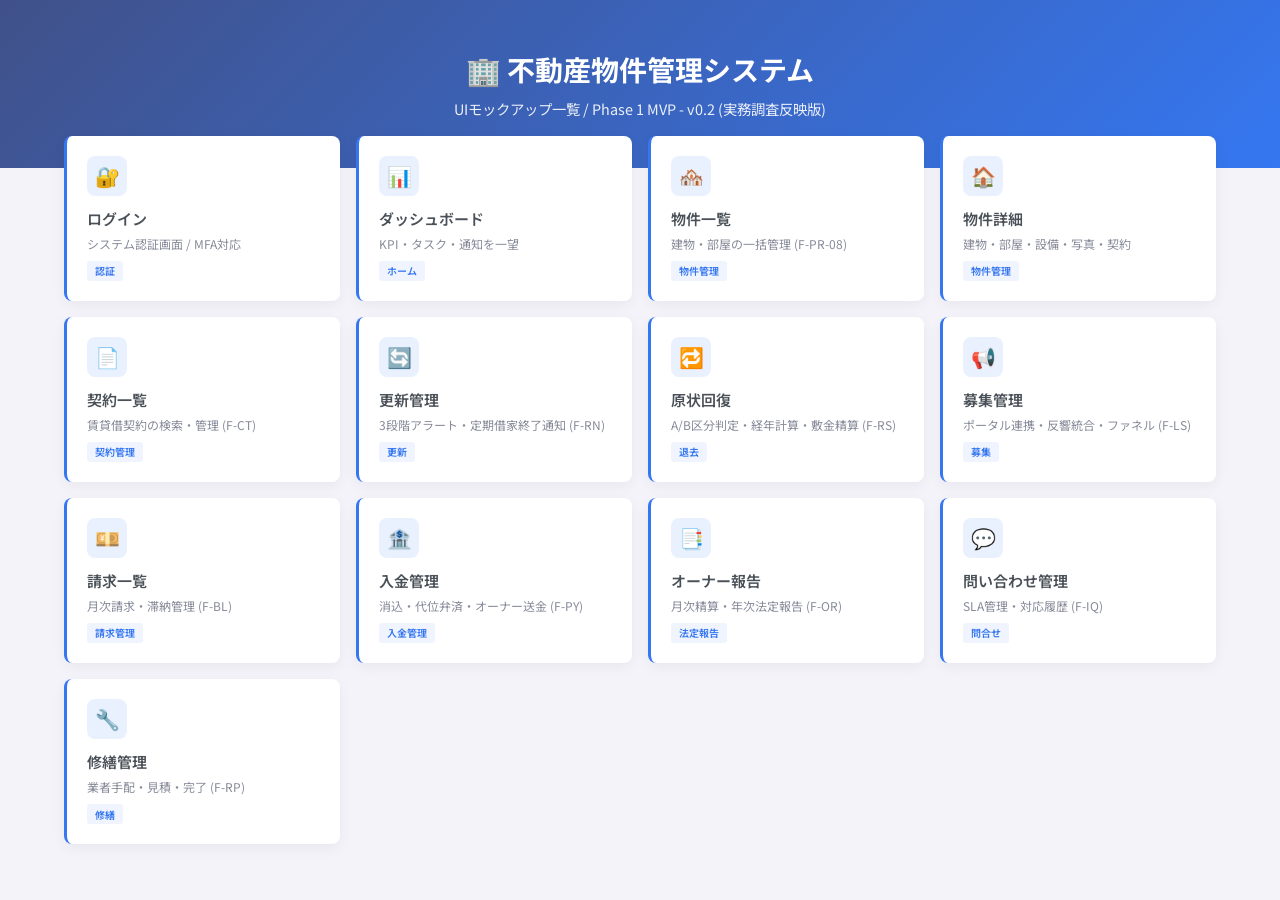
<file: index.html>
<!DOCTYPE html>
<html lang="ja">
<head>
    <meta charset="UTF-8">
    <meta name="viewport" content="width=device-width, initial-scale=1.0">
    <title>不動産物件管理システム - モックアップ一覧</title>
    <link rel="preconnect" href="https://fonts.googleapis.com">
    <link rel="preconnect" href="https://fonts.gstatic.com" crossorigin>
    <link href="https://fonts.googleapis.com/css2?family=Noto+Sans+JP:wght@400;500;600;700&display=swap" rel="stylesheet">
    <link rel="stylesheet" href="assets/css/style.css">
    <style>
        .portal-hero {
            background: linear-gradient(135deg, #405189 0%, #3577f1 100%);
            color: #fff;
            padding: 3rem 2rem;
            text-align: center;
        }
        .portal-hero h1 { font-size: 1.75rem; font-weight: 700; margin-bottom: 0.5rem; }
        .portal-hero p { font-size: 0.9rem; opacity: 0.9; }
        .portal-grid {
            max-width: 1200px;
            margin: -2rem auto 3rem;
            padding: 0 1.5rem;
            display: grid;
            grid-template-columns: repeat(auto-fill, minmax(260px, 1fr));
            gap: 1rem;
        }
        .portal-link {
            display: block;
            background: #fff;
            padding: 1.25rem;
            border-radius: 8px;
            box-shadow: 0 4px 14px rgba(0,0,0,0.05);
            border-left: 3px solid var(--vz-primary);
            text-decoration: none;
            color: inherit;
            transition: transform 0.15s, box-shadow 0.15s;
        }
        .portal-link:hover { transform: translateY(-3px); box-shadow: 0 8px 24px rgba(0,0,0,0.1); }
        .portal-link .icon {
            width: 40px; height: 40px;
            border-radius: 8px;
            background: rgba(53,119,241,0.1);
            color: var(--vz-primary);
            display: inline-flex; align-items: center; justify-content: center;
            font-size: 1.25rem;
            margin-bottom: 0.75rem;
        }
        .portal-link h3 { font-size: 0.9375rem; font-weight: 600; color: var(--vz-heading-color); margin-bottom: 0.3rem; }
        .portal-link p { font-size: 0.75rem; color: var(--vz-muted-color); }
        .portal-link .tag {
            display: inline-block;
            margin-top: 0.5rem;
            padding: 0.15rem 0.5rem;
            border-radius: 3px;
            font-size: 0.625rem;
            background: rgba(53,119,241,0.08);
            color: var(--vz-primary);
            font-weight: 600;
        }
    </style>
</head>
<body>
    <div class="portal-hero">
        <h1>🏢 不動産物件管理システム</h1>
        <p>UIモックアップ一覧 / Phase 1 MVP - v0.2 (実務調査反映版)</p>
    </div>

    <div class="portal-grid">
        <a href="login.html" class="portal-link">
            <div class="icon">🔐</div>
            <h3>ログイン</h3>
            <p>システム認証画面 / MFA対応</p>
            <span class="tag">認証</span>
        </a>
        <a href="dashboard.html" class="portal-link">
            <div class="icon">📊</div>
            <h3>ダッシュボード</h3>
            <p>KPI・タスク・通知を一望</p>
            <span class="tag">ホーム</span>
        </a>
        <a href="properties.html" class="portal-link">
            <div class="icon">🏘️</div>
            <h3>物件一覧</h3>
            <p>建物・部屋の一括管理 (F-PR-08)</p>
            <span class="tag">物件管理</span>
        </a>
        <a href="property-detail.html" class="portal-link">
            <div class="icon">🏠</div>
            <h3>物件詳細</h3>
            <p>建物・部屋・設備・写真・契約</p>
            <span class="tag">物件管理</span>
        </a>
        <a href="contracts.html" class="portal-link">
            <div class="icon">📄</div>
            <h3>契約一覧</h3>
            <p>賃貸借契約の検索・管理 (F-CT)</p>
            <span class="tag">契約管理</span>
        </a>
        <a href="renewals.html" class="portal-link">
            <div class="icon">🔄</div>
            <h3>更新管理</h3>
            <p>3段階アラート・定期借家終了通知 (F-RN)</p>
            <span class="tag">更新</span>
        </a>
        <a href="restoration.html" class="portal-link">
            <div class="icon">🔁</div>
            <h3>原状回復</h3>
            <p>A/B区分判定・経年計算・敷金精算 (F-RS)</p>
            <span class="tag">退去</span>
        </a>
        <a href="listings.html" class="portal-link">
            <div class="icon">📢</div>
            <h3>募集管理</h3>
            <p>ポータル連携・反響統合・ファネル (F-LS)</p>
            <span class="tag">募集</span>
        </a>
        <a href="invoices.html" class="portal-link">
            <div class="icon">💴</div>
            <h3>請求一覧</h3>
            <p>月次請求・滞納管理 (F-BL)</p>
            <span class="tag">請求管理</span>
        </a>
        <a href="payments.html" class="portal-link">
            <div class="icon">🏦</div>
            <h3>入金管理</h3>
            <p>消込・代位弁済・オーナー送金 (F-PY)</p>
            <span class="tag">入金管理</span>
        </a>
        <a href="owner-reports.html" class="portal-link">
            <div class="icon">📑</div>
            <h3>オーナー報告</h3>
            <p>月次精算・年次法定報告 (F-OR)</p>
            <span class="tag">法定報告</span>
        </a>
        <a href="inquiries.html" class="portal-link">
            <div class="icon">💬</div>
            <h3>問い合わせ管理</h3>
            <p>SLA管理・対応履歴 (F-IQ)</p>
            <span class="tag">問合せ</span>
        </a>
        <a href="repairs.html" class="portal-link">
            <div class="icon">🔧</div>
            <h3>修繕管理</h3>
            <p>業者手配・見積・完了 (F-RP)</p>
            <span class="tag">修繕</span>
        </a>
    </div>
</body>
</html>
</file>
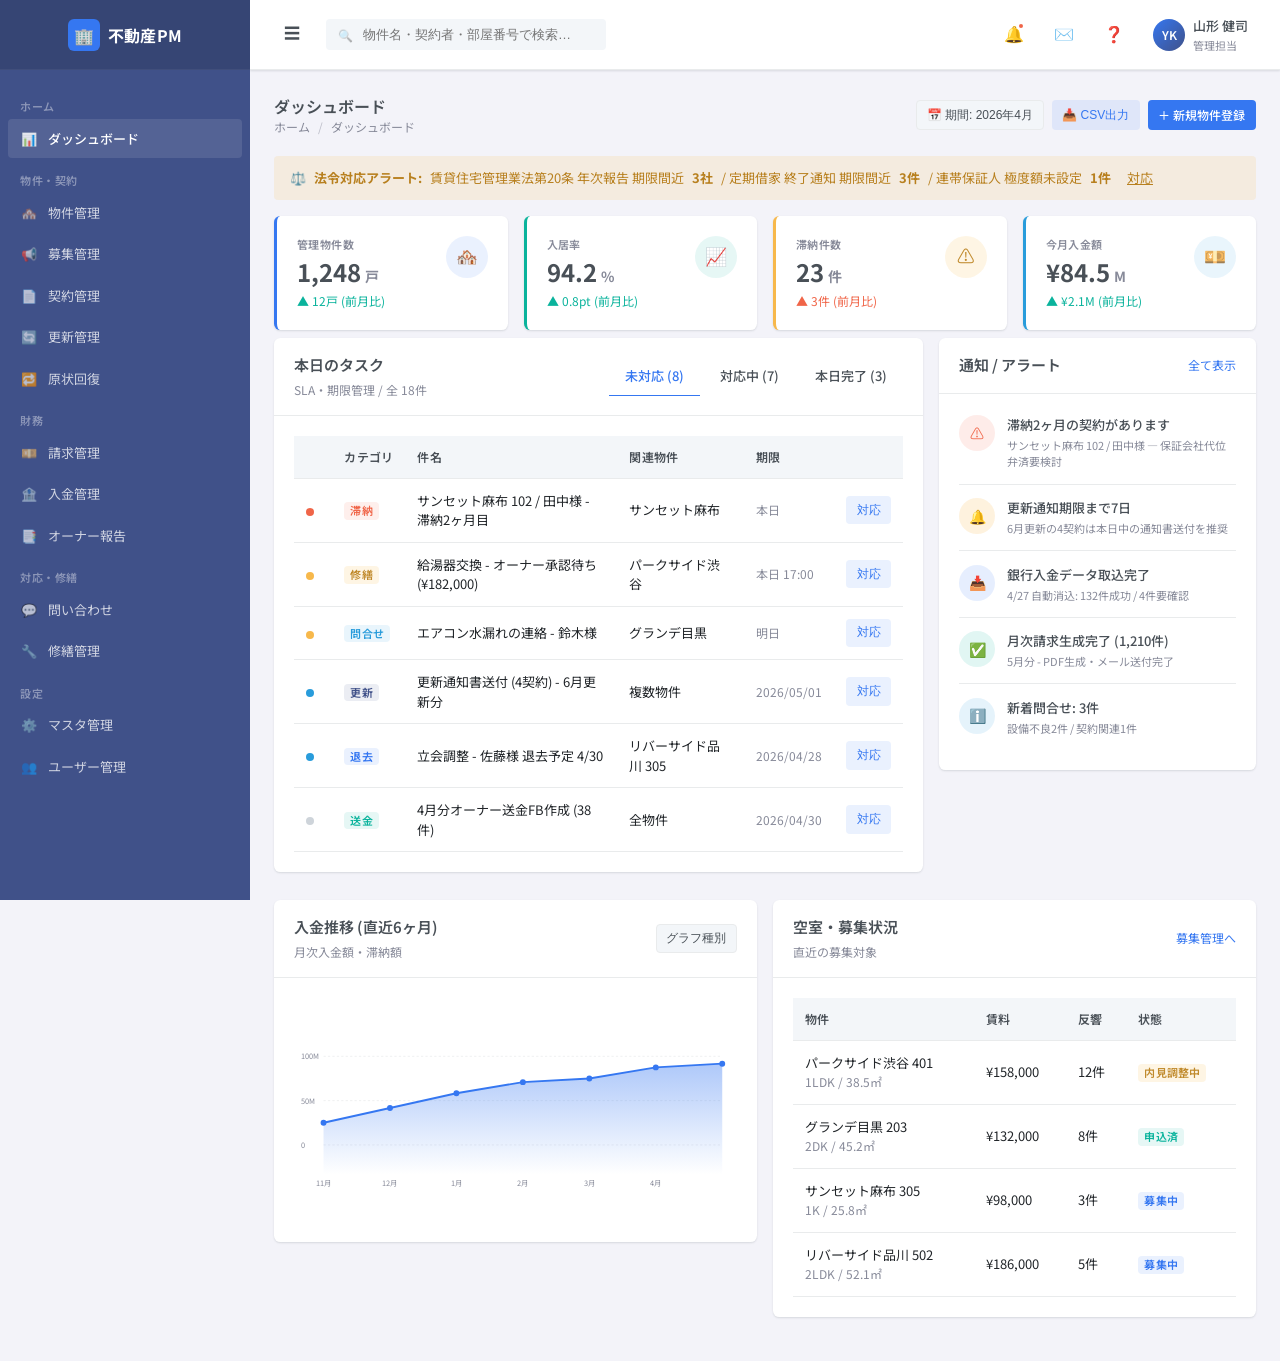
<file: dashboard.html>
<!DOCTYPE html>
<html lang="ja">
<head>
    <meta charset="UTF-8">
    <meta name="viewport" content="width=device-width, initial-scale=1.0">
    <title>ダッシュボード - 不動産物件管理システム</title>
    <link rel="preconnect" href="https://fonts.googleapis.com">
    <link rel="preconnect" href="https://fonts.gstatic.com" crossorigin>
    <link href="https://fonts.googleapis.com/css2?family=Noto+Sans+JP:wght@400;500;600;700&display=swap" rel="stylesheet">
    <link rel="stylesheet" href="assets/css/style.css">
</head>
<body>
<div class="app-layout">
    <!-- サイドバー -->
    <aside class="sidebar">
        <div class="sidebar-brand"><span class="brand-icon">🏢</span> 不動産PM</div>
        <ul class="sidebar-menu">
            <li class="menu-title">ホーム</li>
            <li><a href="dashboard.html" class="active"><span class="menu-icon">📊</span>ダッシュボード</a></li>
            <li class="menu-title">物件・契約</li>
            <li><a href="properties.html"><span class="menu-icon">🏘️</span>物件管理</a></li>
            <li><a href="listings.html"><span class="menu-icon">📢</span>募集管理</a></li>
            <li><a href="contracts.html"><span class="menu-icon">📄</span>契約管理</a></li>
            <li><a href="renewals.html"><span class="menu-icon">🔄</span>更新管理</a></li>
            <li><a href="restoration.html"><span class="menu-icon">🔁</span>原状回復</a></li>
            <li class="menu-title">財務</li>
            <li><a href="invoices.html"><span class="menu-icon">💴</span>請求管理</a></li>
            <li><a href="payments.html"><span class="menu-icon">🏦</span>入金管理</a></li>
            <li><a href="owner-reports.html"><span class="menu-icon">📑</span>オーナー報告</a></li>
            <li class="menu-title">対応・修繕</li>
            <li><a href="inquiries.html"><span class="menu-icon">💬</span>問い合わせ</a></li>
            <li><a href="repairs.html"><span class="menu-icon">🔧</span>修繕管理</a></li>
            <li class="menu-title">設定</li>
            <li><a href="#"><span class="menu-icon">⚙️</span>マスタ管理</a></li>
            <li><a href="#"><span class="menu-icon">👥</span>ユーザー管理</a></li>
        </ul>
    </aside>

    <div class="main-wrapper">
        <!-- ヘッダー -->
        <header class="header">
            <div class="header-left">
                <button class="menu-toggle">☰</button>
                <div class="search-bar"><input type="text" placeholder="物件名・契約者・部屋番号で検索…"></div>
            </div>
            <div class="header-right">
                <button class="header-icon-btn" title="お知らせ">🔔<span class="badge-dot"></span></button>
                <button class="header-icon-btn" title="メッセージ">✉️</button>
                <button class="header-icon-btn" title="ヘルプ">❓</button>
                <div class="user-menu">
                    <div class="user-avatar">YK</div>
                    <div>
                        <div class="user-name">山形 健司</div>
                        <div class="user-role">管理担当</div>
                    </div>
                </div>
            </div>
        </header>

        <!-- ページ -->
        <div class="page-container">
            <div class="page-title-box">
                <div>
                    <div class="page-title">ダッシュボード</div>
                    <ul class="breadcrumb">
                        <li><a href="#">ホーム</a></li>
                        <li>ダッシュボード</li>
                    </ul>
                </div>
                <div class="d-flex gap-2">
                    <button class="btn btn-light btn-sm">📅 期間: 2026年4月</button>
                    <button class="btn btn-soft-primary btn-sm">📥 CSV出力</button>
                    <a href="#" class="btn btn-primary btn-sm">＋ 新規物件登録</a>
                </div>
            </div>

            <!-- 法令アラート (法定報告期限) -->
            <div class="alert alert-warning">
                ⚖️ <strong>法令対応アラート:</strong>
                賃貸住宅管理業法第20条 年次報告 期限間近 <strong>3社</strong> /
                定期借家 終了通知 期限間近 <strong>3件</strong> /
                連帯保証人 極度額未設定 <strong>1件</strong>
                <a href="owner-reports.html" style="color:inherit; text-decoration:underline; margin-left:0.5rem;">対応</a>
            </div>

            <!-- KPIカード -->
            <div class="row">
                <div class="col-3">
                    <div class="kpi-card">
                        <div>
                            <div class="kpi-label">管理物件数</div>
                            <div class="kpi-value">1,248<span class="kpi-unit">戸</span></div>
                            <div class="kpi-delta">▲ 12戸 (前月比)</div>
                        </div>
                        <div class="kpi-icon">🏘️</div>
                    </div>
                </div>
                <div class="col-3">
                    <div class="kpi-card success">
                        <div>
                            <div class="kpi-label">入居率</div>
                            <div class="kpi-value">94.2<span class="kpi-unit">%</span></div>
                            <div class="kpi-delta">▲ 0.8pt (前月比)</div>
                        </div>
                        <div class="kpi-icon">📈</div>
                    </div>
                </div>
                <div class="col-3">
                    <div class="kpi-card warning">
                        <div>
                            <div class="kpi-label">滞納件数</div>
                            <div class="kpi-value">23<span class="kpi-unit">件</span></div>
                            <div class="kpi-delta down">▲ 3件 (前月比)</div>
                        </div>
                        <div class="kpi-icon">⚠️</div>
                    </div>
                </div>
                <div class="col-3">
                    <div class="kpi-card info">
                        <div>
                            <div class="kpi-label">今月入金額</div>
                            <div class="kpi-value">¥84.5<span class="kpi-unit">M</span></div>
                            <div class="kpi-delta">▲ ¥2.1M (前月比)</div>
                        </div>
                        <div class="kpi-icon">💴</div>
                    </div>
                </div>
            </div>

            <!-- ToDo / 対応待ち -->
            <div class="row">
                <div class="col-8">
                    <div class="card">
                        <div class="card-header">
                            <div>
                                <h5 class="card-title">本日のタスク</h5>
                                <div class="card-subtitle">SLA・期限管理 / 全 18件</div>
                            </div>
                            <ul class="nav-tabs" style="border-bottom:none; margin-bottom:0;">
                                <li><a href="#" class="active">未対応 (8)</a></li>
                                <li><a href="#">対応中 (7)</a></li>
                                <li><a href="#">本日完了 (3)</a></li>
                            </ul>
                        </div>
                        <div class="card-body">
                            <div class="table-responsive">
                                <table class="table">
                                    <thead>
                                        <tr>
                                            <th style="width:32px;"></th>
                                            <th>カテゴリ</th>
                                            <th>件名</th>
                                            <th>関連物件</th>
                                            <th>期限</th>
                                            <th></th>
                                        </tr>
                                    </thead>
                                    <tbody>
                                        <tr>
                                            <td><span class="status-dot danger"></span></td>
                                            <td><span class="badge badge-soft-danger">滞納</span></td>
                                            <td>サンセット麻布 102 / 田中様 - 滞納2ヶ月目</td>
                                            <td>サンセット麻布</td>
                                            <td><span class="text-muted fs-sm">本日</span></td>
                                            <td><button class="btn btn-sm btn-soft-primary">対応</button></td>
                                        </tr>
                                        <tr>
                                            <td><span class="status-dot warning"></span></td>
                                            <td><span class="badge badge-soft-warning">修繕</span></td>
                                            <td>給湯器交換 - オーナー承認待ち (¥182,000)</td>
                                            <td>パークサイド渋谷</td>
                                            <td><span class="text-muted fs-sm">本日 17:00</span></td>
                                            <td><button class="btn btn-sm btn-soft-primary">対応</button></td>
                                        </tr>
                                        <tr>
                                            <td><span class="status-dot warning"></span></td>
                                            <td><span class="badge badge-soft-info">問合せ</span></td>
                                            <td>エアコン水漏れの連絡 - 鈴木様</td>
                                            <td>グランデ目黒</td>
                                            <td><span class="text-muted fs-sm">明日</span></td>
                                            <td><button class="btn btn-sm btn-soft-primary">対応</button></td>
                                        </tr>
                                        <tr>
                                            <td><span class="status-dot info"></span></td>
                                            <td><span class="badge badge-soft-secondary">更新</span></td>
                                            <td>更新通知書送付 (4契約) - 6月更新分</td>
                                            <td>複数物件</td>
                                            <td><span class="text-muted fs-sm">2026/05/01</span></td>
                                            <td><button class="btn btn-sm btn-soft-primary">対応</button></td>
                                        </tr>
                                        <tr>
                                            <td><span class="status-dot info"></span></td>
                                            <td><span class="badge badge-soft-primary">退去</span></td>
                                            <td>立会調整 - 佐藤様 退去予定 4/30</td>
                                            <td>リバーサイド品川 305</td>
                                            <td><span class="text-muted fs-sm">2026/04/28</span></td>
                                            <td><button class="btn btn-sm btn-soft-primary">対応</button></td>
                                        </tr>
                                        <tr>
                                            <td><span class="status-dot muted"></span></td>
                                            <td><span class="badge badge-soft-success">送金</span></td>
                                            <td>4月分オーナー送金FB作成 (38件)</td>
                                            <td>全物件</td>
                                            <td><span class="text-muted fs-sm">2026/04/30</span></td>
                                            <td><button class="btn btn-sm btn-soft-primary">対応</button></td>
                                        </tr>
                                    </tbody>
                                </table>
                            </div>
                        </div>
                    </div>
                </div>

                <div class="col-4">
                    <div class="card">
                        <div class="card-header">
                            <h5 class="card-title">通知 / アラート</h5>
                            <a href="#" class="fs-sm">全て表示</a>
                        </div>
                        <div class="card-body" style="padding-top:0.5rem;">
                            <ul class="list-group">
                                <li class="list-item">
                                    <div class="list-item-icon" style="background:rgba(240,101,72,0.12); color:var(--vz-danger);">⚠️</div>
                                    <div class="list-item-body">
                                        <div class="list-item-title">滞納2ヶ月の契約があります</div>
                                        <div class="list-item-meta">サンセット麻布 102 / 田中様 — 保証会社代位弁済要検討</div>
                                    </div>
                                </li>
                                <li class="list-item">
                                    <div class="list-item-icon" style="background:rgba(247,184,75,0.18); color:#c08a2c;">🔔</div>
                                    <div class="list-item-body">
                                        <div class="list-item-title">更新通知期限まで7日</div>
                                        <div class="list-item-meta">6月更新の4契約は本日中の通知書送付を推奨</div>
                                    </div>
                                </li>
                                <li class="list-item">
                                    <div class="list-item-icon" style="background:rgba(53,119,241,0.12); color:var(--vz-primary);">📥</div>
                                    <div class="list-item-body">
                                        <div class="list-item-title">銀行入金データ取込完了</div>
                                        <div class="list-item-meta">4/27 自動消込: 132件成功 / 4件要確認</div>
                                    </div>
                                </li>
                                <li class="list-item">
                                    <div class="list-item-icon" style="background:rgba(10,179,156,0.12); color:var(--vz-success);">✅</div>
                                    <div class="list-item-body">
                                        <div class="list-item-title">月次請求生成完了 (1,210件)</div>
                                        <div class="list-item-meta">5月分 - PDF生成・メール送付完了</div>
                                    </div>
                                </li>
                                <li class="list-item">
                                    <div class="list-item-icon" style="background:rgba(41,156,219,0.12); color:var(--vz-info);">ℹ️</div>
                                    <div class="list-item-body">
                                        <div class="list-item-title">新着問合せ: 3件</div>
                                        <div class="list-item-meta">設備不良2件 / 契約関連1件</div>
                                    </div>
                                </li>
                            </ul>
                        </div>
                    </div>
                </div>
            </div>

            <!-- 募集・推移 -->
            <div class="row">
                <div class="col-6">
                    <div class="card">
                        <div class="card-header">
                            <div>
                                <h5 class="card-title">入金推移 (直近6ヶ月)</h5>
                                <div class="card-subtitle">月次入金額・滞納額</div>
                            </div>
                            <button class="btn btn-light btn-sm">グラフ種別</button>
                        </div>
                        <div class="card-body">
                            <!-- ダミーグラフ (SVG) -->
                            <svg viewBox="0 0 600 220" style="width:100%; height:220px;">
                                <defs>
                                    <linearGradient id="grad1" x1="0" x2="0" y1="0" y2="1">
                                        <stop offset="0%" stop-color="#3577f1" stop-opacity="0.4"/>
                                        <stop offset="100%" stop-color="#3577f1" stop-opacity="0"/>
                                    </linearGradient>
                                </defs>
                                <g stroke="#e9ebec" stroke-dasharray="3,3">
                                    <line x1="40" y1="40" x2="580" y2="40"/>
                                    <line x1="40" y1="100" x2="580" y2="100"/>
                                    <line x1="40" y1="160" x2="580" y2="160"/>
                                </g>
                                <g font-size="10" fill="#878a99">
                                    <text x="10" y="44">100M</text>
                                    <text x="10" y="104">50M</text>
                                    <text x="10" y="164">0</text>
                                </g>
                                <path d="M40,130 L130,110 L220,90 L310,75 L400,70 L490,55 L580,50"
                                      fill="none" stroke="#3577f1" stroke-width="2.5"/>
                                <path d="M40,130 L130,110 L220,90 L310,75 L400,70 L490,55 L580,50 L580,200 L40,200 Z"
                                      fill="url(#grad1)"/>
                                <g fill="#3577f1">
                                    <circle cx="40" cy="130" r="4"/>
                                    <circle cx="130" cy="110" r="4"/>
                                    <circle cx="220" cy="90" r="4"/>
                                    <circle cx="310" cy="75" r="4"/>
                                    <circle cx="400" cy="70" r="4"/>
                                    <circle cx="490" cy="55" r="4"/>
                                    <circle cx="580" cy="50" r="4"/>
                                </g>
                                <g font-size="10" fill="#878a99" text-anchor="middle">
                                    <text x="40" y="215">11月</text>
                                    <text x="130" y="215">12月</text>
                                    <text x="220" y="215">1月</text>
                                    <text x="310" y="215">2月</text>
                                    <text x="400" y="215">3月</text>
                                    <text x="490" y="215">4月</text>
                                </g>
                            </svg>
                        </div>
                    </div>
                </div>

                <div class="col-6">
                    <div class="card">
                        <div class="card-header">
                            <div>
                                <h5 class="card-title">空室・募集状況</h5>
                                <div class="card-subtitle">直近の募集対象</div>
                            </div>
                            <a href="#" class="fs-sm">募集管理へ</a>
                        </div>
                        <div class="card-body">
                            <div class="table-responsive">
                                <table class="table">
                                    <thead>
                                        <tr><th>物件</th><th>賃料</th><th>反響</th><th>状態</th></tr>
                                    </thead>
                                    <tbody>
                                        <tr>
                                            <td>パークサイド渋谷 401<br><span class="text-muted fs-sm">1LDK / 38.5㎡</span></td>
                                            <td>¥158,000</td>
                                            <td>12件</td>
                                            <td><span class="badge badge-soft-warning">内見調整中</span></td>
                                        </tr>
                                        <tr>
                                            <td>グランデ目黒 203<br><span class="text-muted fs-sm">2DK / 45.2㎡</span></td>
                                            <td>¥132,000</td>
                                            <td>8件</td>
                                            <td><span class="badge badge-soft-success">申込済</span></td>
                                        </tr>
                                        <tr>
                                            <td>サンセット麻布 305<br><span class="text-muted fs-sm">1K / 25.8㎡</span></td>
                                            <td>¥98,000</td>
                                            <td>3件</td>
                                            <td><span class="badge badge-soft-primary">募集中</span></td>
                                        </tr>
                                        <tr>
                                            <td>リバーサイド品川 502<br><span class="text-muted fs-sm">2LDK / 52.1㎡</span></td>
                                            <td>¥186,000</td>
                                            <td>5件</td>
                                            <td><span class="badge badge-soft-primary">募集中</span></td>
                                        </tr>
                                    </tbody>
                                </table>
                            </div>
                        </div>
                    </div>
                </div>
            </div>
        </div>
    </div>
</div>
<script src="assets/js/sidebar.js"></script>
</body>
</html>
</file>
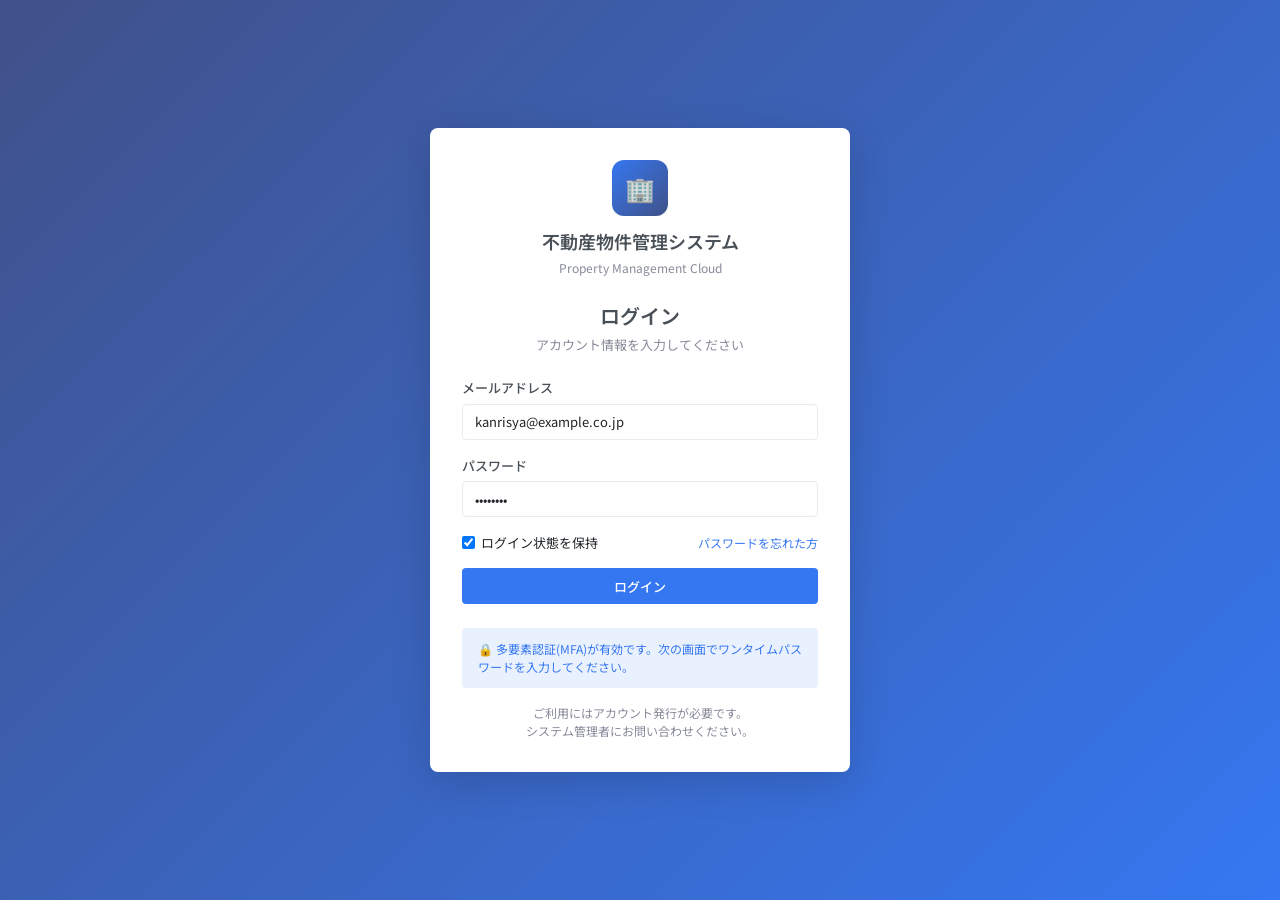
<file: login.html>
<!DOCTYPE html>
<html lang="ja">
<head>
    <meta charset="UTF-8">
    <meta name="viewport" content="width=device-width, initial-scale=1.0">
    <title>ログイン - 不動産物件管理システム</title>
    <link rel="preconnect" href="https://fonts.googleapis.com">
    <link rel="preconnect" href="https://fonts.gstatic.com" crossorigin>
    <link href="https://fonts.googleapis.com/css2?family=Noto+Sans+JP:wght@400;500;600;700&display=swap" rel="stylesheet">
    <link rel="stylesheet" href="assets/css/style.css">
</head>
<body>
    <div class="auth-page">
        <div class="auth-card">
            <div class="auth-logo">
                <div class="logo-icon">🏢</div>
                <h2 style="font-size:1.125rem; font-weight:600; color:var(--vz-heading-color);">不動産物件管理システム</h2>
                <p style="font-size:0.75rem; color:var(--vz-muted-color); margin-top:0.25rem;">Property Management Cloud</p>
            </div>

            <div class="auth-title">
                <h2>ログイン</h2>
                <p>アカウント情報を入力してください</p>
            </div>

            <form>
                <div class="form-group">
                    <label class="form-label" for="email">メールアドレス</label>
                    <input type="email" id="email" class="form-control" placeholder="user@example.com" value="kanrisya@example.co.jp">
                </div>

                <div class="form-group">
                    <label class="form-label" for="password">パスワード</label>
                    <input type="password" id="password" class="form-control" placeholder="********" value="password">
                </div>

                <div class="form-group d-flex align-center justify-between">
                    <label class="checkbox-label">
                        <input type="checkbox" checked> ログイン状態を保持
                    </label>
                    <a href="#" style="font-size:0.75rem;">パスワードを忘れた方</a>
                </div>

                <a href="dashboard.html" class="btn btn-primary w-100" style="justify-content:center;">ログイン</a>

                <div class="alert alert-primary mt-4" style="font-size:0.75rem;">
                    🔒 多要素認証(MFA)が有効です。次の画面でワンタイムパスワードを入力してください。
                </div>
            </form>

            <div class="text-center mt-3" style="font-size:0.75rem; color:var(--vz-muted-color);">
                ご利用にはアカウント発行が必要です。<br>
                システム管理者にお問い合わせください。
            </div>
        </div>
    </div>
</body>
</html>
</file>
<file: assets/css/style.css>
/* ===========================
   Velzon-inspired Design System
   不動産物件管理システム
   =========================== */

* {
    margin: 0;
    padding: 0;
    box-sizing: border-box;
}

:root {
    /* カラーパレット - Velzon準拠 */
    --vz-primary: #3577f1;
    --vz-primary-rgb: 53, 119, 241;
    --vz-secondary: #405189;
    --vz-success: #0ab39c;
    --vz-warning: #f7b84b;
    --vz-danger: #f06548;
    --vz-info: #299cdb;
    --vz-light: #f3f6f9;
    --vz-dark: #212529;

    /* グレースケール */
    --vz-gray-100: #f3f6f9;
    --vz-gray-200: #eff2f7;
    --vz-gray-300: #e9ebec;
    --vz-gray-400: #ced4da;
    --vz-gray-500: #adb5bd;
    --vz-gray-600: #878a99;
    --vz-gray-700: #495057;
    --vz-gray-800: #343a40;
    --vz-gray-900: #212529;

    /* 背景 */
    --vz-body-bg: #f3f3f9;
    --vz-card-bg: #ffffff;
    --vz-sidebar-bg: #405189;
    --vz-sidebar-dark-bg: #364574;
    --vz-header-bg: #ffffff;

    /* テキスト */
    --vz-body-color: #212529;
    --vz-heading-color: #495057;
    --vz-muted-color: #878a99;
    --vz-sidebar-color: rgba(255, 255, 255, 0.75);
    --vz-sidebar-color-hover: #ffffff;

    /* ボーダー */
    --vz-border-color: #e9ebec;
    --vz-border-radius: 0.25rem;
    --vz-border-radius-lg: 0.4rem;
    --vz-border-radius-xl: 0.5rem;

    /* シャドウ */
    --vz-card-box-shadow: 0 1px 2px rgba(56, 65, 74, 0.15);
    --vz-card-box-shadow-lg: 0 5px 22px rgba(56, 65, 74, 0.08);

    /* サイズ */
    --vz-sidebar-width: 250px;
    --vz-sidebar-width-collapsed: 70px;
    --vz-header-height: 70px;

    /* フォント */
    --vz-body-font-family: 'Noto Sans JP', 'Hiragino Kaku Gothic ProN', 'Meiryo', sans-serif;
    --vz-body-font-size: 0.8125rem;
}

body {
    font-family: var(--vz-body-font-family);
    font-size: var(--vz-body-font-size);
    color: var(--vz-body-color);
    background-color: var(--vz-body-bg);
    line-height: 1.5;
    min-height: 100vh;
}

a { color: var(--vz-primary); text-decoration: none; }
a:hover { color: var(--vz-secondary); }

/* ===========================
   レイアウト
   =========================== */
.app-layout { display: flex; min-height: 100vh; }

/* サイドバー */
.sidebar {
    width: var(--vz-sidebar-width);
    background: var(--vz-sidebar-bg);
    color: var(--vz-sidebar-color);
    position: fixed;
    top: 0; left: 0; bottom: 0;
    z-index: 1000;
    overflow-y: auto;
    transition: width 0.2s ease;
}

.sidebar-brand {
    height: var(--vz-header-height);
    display: flex;
    align-items: center;
    justify-content: center;
    padding: 0 1rem;
    background: var(--vz-sidebar-dark-bg);
    color: #fff;
    font-weight: 700;
    font-size: 1rem;
    letter-spacing: 0.02em;
    border-bottom: 1px solid rgba(255,255,255,0.05);
}

.sidebar-brand .brand-icon {
    width: 32px; height: 32px;
    background: var(--vz-primary);
    border-radius: 6px;
    display: inline-flex;
    align-items: center;
    justify-content: center;
    margin-right: 0.5rem;
    font-size: 1rem;
}

.sidebar-menu {
    padding: 1rem 0.5rem;
    list-style: none;
}

.sidebar-menu .menu-title {
    color: rgba(255, 255, 255, 0.4);
    font-size: 0.6875rem;
    text-transform: uppercase;
    letter-spacing: 0.05em;
    padding: 0.75rem 0.75rem 0.25rem;
    font-weight: 600;
}

.sidebar-menu li a {
    display: flex;
    align-items: center;
    padding: 0.625rem 0.75rem;
    color: var(--vz-sidebar-color);
    border-radius: 4px;
    margin-bottom: 0.125rem;
    font-size: 0.8125rem;
    transition: all 0.15s ease;
}

.sidebar-menu li a:hover {
    background: rgba(255, 255, 255, 0.07);
    color: var(--vz-sidebar-color-hover);
}

.sidebar-menu li a.active {
    background: rgba(255, 255, 255, 0.1);
    color: #fff;
    font-weight: 500;
}

.sidebar-menu .menu-icon {
    width: 18px; margin-right: 10px; text-align: center;
    opacity: 0.85;
}

/* メイン */
.main-wrapper {
    flex: 1;
    margin-left: var(--vz-sidebar-width);
    min-height: 100vh;
    display: flex;
    flex-direction: column;
}

/* ヘッダー */
.header {
    height: var(--vz-header-height);
    background: var(--vz-header-bg);
    border-bottom: 1px solid var(--vz-border-color);
    display: flex;
    align-items: center;
    justify-content: space-between;
    padding: 0 1.5rem;
    position: sticky;
    top: 0;
    z-index: 100;
    box-shadow: var(--vz-card-box-shadow);
}

.header-left { display: flex; align-items: center; gap: 1rem; }
.header-right { display: flex; align-items: center; gap: 0.75rem; }

.menu-toggle {
    width: 36px; height: 36px;
    background: transparent;
    border: none;
    cursor: pointer;
    border-radius: 4px;
    color: var(--vz-gray-700);
    font-size: 1rem;
}
.menu-toggle:hover { background: var(--vz-gray-100); }

.search-bar {
    position: relative;
    display: flex;
    align-items: center;
}
.search-bar input {
    width: 280px;
    padding: 0.45rem 0.75rem 0.45rem 2.25rem;
    background: var(--vz-gray-100);
    border: 1px solid transparent;
    border-radius: 4px;
    font-size: 0.8125rem;
    outline: none;
}
.search-bar input:focus { background: #fff; border-color: var(--vz-primary); }
.search-bar::before {
    content: "🔍";
    position: absolute;
    left: 0.75rem;
    font-size: 0.75rem;
    opacity: 0.5;
}

.header-icon-btn {
    width: 38px; height: 38px;
    border-radius: 4px;
    background: transparent;
    border: none;
    cursor: pointer;
    display: inline-flex;
    align-items: center;
    justify-content: center;
    font-size: 1rem;
    position: relative;
    color: var(--vz-gray-700);
}
.header-icon-btn:hover { background: var(--vz-gray-100); }

.header-icon-btn .badge-dot {
    position: absolute;
    top: 6px; right: 8px;
    width: 8px; height: 8px;
    background: var(--vz-danger);
    border-radius: 50%;
    border: 2px solid #fff;
}

.user-menu {
    display: flex;
    align-items: center;
    gap: 0.5rem;
    padding: 0.25rem 0.5rem;
    border-radius: 4px;
    cursor: pointer;
}
.user-menu:hover { background: var(--vz-gray-100); }
.user-avatar {
    width: 32px; height: 32px;
    border-radius: 50%;
    background: linear-gradient(135deg, var(--vz-primary), var(--vz-secondary));
    display: inline-flex;
    align-items: center;
    justify-content: center;
    color: #fff;
    font-weight: 600;
    font-size: 0.75rem;
}
.user-name {
    font-size: 0.8125rem;
    font-weight: 500;
    color: var(--vz-gray-700);
}
.user-role {
    font-size: 0.6875rem;
    color: var(--vz-muted-color);
    margin-top: 1px;
}

/* ページコンテナ */
.page-container { padding: 1.5rem; flex: 1; }

.page-title-box {
    display: flex;
    align-items: center;
    justify-content: space-between;
    margin-bottom: 1.25rem;
    flex-wrap: wrap;
    gap: 0.75rem;
}
.page-title { font-size: 1rem; font-weight: 600; color: var(--vz-heading-color); }
.breadcrumb {
    list-style: none;
    display: flex;
    gap: 0.5rem;
    font-size: 0.75rem;
    color: var(--vz-muted-color);
}
.breadcrumb li:not(:last-child)::after { content: "/"; margin-left: 0.5rem; opacity: 0.5; }
.breadcrumb a { color: var(--vz-muted-color); }
.breadcrumb a:hover { color: var(--vz-primary); }

/* ===========================
   カード
   =========================== */
.card {
    background: var(--vz-card-bg);
    border-radius: var(--vz-border-radius-lg);
    box-shadow: var(--vz-card-box-shadow);
    border: none;
    margin-bottom: 1.25rem;
    overflow: hidden;
}

.card-header {
    padding: 1rem 1.25rem;
    border-bottom: 1px solid var(--vz-border-color);
    background: transparent;
    display: flex;
    align-items: center;
    justify-content: space-between;
    gap: 0.5rem;
}

.card-body { padding: 1.25rem; }

.card-title {
    font-size: 0.9375rem;
    font-weight: 600;
    color: var(--vz-heading-color);
    margin: 0;
}

.card-subtitle {
    font-size: 0.75rem;
    color: var(--vz-muted-color);
    margin-top: 0.25rem;
}

/* ===========================
   ボタン
   =========================== */
.btn {
    display: inline-flex;
    align-items: center;
    justify-content: center;
    gap: 0.4rem;
    padding: 0.45rem 0.9rem;
    border: 1px solid transparent;
    border-radius: var(--vz-border-radius);
    cursor: pointer;
    font-size: 0.8125rem;
    font-weight: 500;
    transition: all 0.15s ease-in-out;
    text-decoration: none;
    white-space: nowrap;
}
.btn:hover { transform: translateY(-1px); box-shadow: 0 2px 6px rgba(0,0,0,0.08); }
.btn-sm { padding: 0.3rem 0.6rem; font-size: 0.75rem; }
.btn-lg { padding: 0.6rem 1.2rem; font-size: 0.875rem; }

.btn-primary { background: var(--vz-primary); color: #fff; }
.btn-primary:hover { background: #2960c8; color: #fff; }
.btn-secondary { background: var(--vz-secondary); color: #fff; }
.btn-success { background: var(--vz-success); color: #fff; }
.btn-warning { background: var(--vz-warning); color: #fff; }
.btn-danger { background: var(--vz-danger); color: #fff; }
.btn-info { background: var(--vz-info); color: #fff; }
.btn-light { background: var(--vz-gray-100); color: var(--vz-gray-700); border-color: var(--vz-border-color); }
.btn-light:hover { background: var(--vz-gray-200); color: var(--vz-gray-800); }
.btn-outline-primary { background: transparent; color: var(--vz-primary); border-color: var(--vz-primary); }
.btn-outline-primary:hover { background: var(--vz-primary); color: #fff; }
.btn-soft-primary { background: rgba(53, 119, 241, 0.1); color: var(--vz-primary); }
.btn-soft-success { background: rgba(10, 179, 156, 0.1); color: var(--vz-success); }
.btn-soft-warning { background: rgba(247, 184, 75, 0.15); color: #c08a2c; }
.btn-soft-danger { background: rgba(240, 101, 72, 0.1); color: var(--vz-danger); }

/* ===========================
   フォーム
   =========================== */
.form-group { margin-bottom: 1rem; }
.form-label {
    display: block;
    margin-bottom: 0.4rem;
    font-weight: 500;
    color: var(--vz-gray-700);
    font-size: 0.8125rem;
}
.form-control,
.form-select {
    width: 100%;
    padding: 0.45rem 0.75rem;
    border: 1px solid var(--vz-border-color);
    border-radius: var(--vz-border-radius);
    font-size: 0.8125rem;
    color: var(--vz-body-color);
    background: #fff;
    transition: border-color 0.15s, box-shadow 0.15s;
    font-family: inherit;
}
.form-control:focus,
.form-select:focus {
    outline: none;
    border-color: var(--vz-primary);
    box-shadow: 0 0 0 0.15rem rgba(53, 119, 241, 0.1);
}

.input-group {
    display: flex;
    align-items: stretch;
}
.input-group .form-control { border-radius: 4px 0 0 4px; }
.input-group .btn { border-radius: 0 4px 4px 0; }

.form-row {
    display: grid;
    grid-template-columns: repeat(auto-fit, minmax(220px, 1fr));
    gap: 1rem;
}

.checkbox-label, .radio-label {
    display: inline-flex;
    align-items: center;
    gap: 0.4rem;
    font-size: 0.8125rem;
    cursor: pointer;
    margin-right: 1rem;
}

/* ===========================
   テーブル
   =========================== */
.table-responsive { overflow-x: auto; }
.table {
    width: 100%;
    border-collapse: collapse;
    font-size: 0.8125rem;
}
.table th, .table td {
    padding: 0.75rem;
    border-bottom: 1px solid var(--vz-border-color);
    text-align: left;
    vertical-align: middle;
}
.table th {
    font-weight: 600;
    color: var(--vz-heading-color);
    background: var(--vz-gray-100);
    font-size: 0.75rem;
    text-transform: uppercase;
    letter-spacing: 0.02em;
    white-space: nowrap;
}
.table tbody tr:hover { background: rgba(53, 119, 241, 0.025); }

.table-action-btn {
    width: 28px; height: 28px;
    border-radius: 4px;
    background: transparent;
    border: 1px solid var(--vz-border-color);
    cursor: pointer;
    display: inline-flex;
    align-items: center;
    justify-content: center;
    font-size: 0.75rem;
    color: var(--vz-gray-600);
    margin-right: 0.25rem;
}
.table-action-btn:hover { background: var(--vz-gray-100); color: var(--vz-primary); }
.table-action-btn.danger:hover { background: rgba(240,101,72,0.1); color: var(--vz-danger); }

/* ===========================
   バッジ
   =========================== */
.badge {
    display: inline-block;
    padding: 0.3em 0.55em;
    font-size: 0.6875rem;
    font-weight: 600;
    border-radius: var(--vz-border-radius);
    line-height: 1;
    letter-spacing: 0.02em;
}
.badge-soft-primary { background: rgba(53, 119, 241, 0.1); color: var(--vz-primary); }
.badge-soft-secondary { background: rgba(64, 81, 137, 0.1); color: var(--vz-secondary); }
.badge-soft-success { background: rgba(10, 179, 156, 0.1); color: var(--vz-success); }
.badge-soft-warning { background: rgba(247, 184, 75, 0.15); color: #c08a2c; }
.badge-soft-danger { background: rgba(240, 101, 72, 0.1); color: var(--vz-danger); }
.badge-soft-info { background: rgba(41, 156, 219, 0.1); color: var(--vz-info); }
.badge-soft-dark { background: rgba(33, 37, 41, 0.1); color: var(--vz-gray-800); }

/* ===========================
   アラート
   =========================== */
.alert {
    padding: 0.75rem 1rem;
    border-radius: var(--vz-border-radius);
    margin-bottom: 1rem;
    font-size: 0.8125rem;
    display: flex;
    align-items: center;
    gap: 0.5rem;
}
.alert-primary { background: rgba(53, 119, 241, 0.1); color: var(--vz-primary); }
.alert-success { background: rgba(10, 179, 156, 0.1); color: var(--vz-success); }
.alert-warning { background: rgba(247, 184, 75, 0.15); color: #b8801f; }
.alert-danger { background: rgba(240, 101, 72, 0.1); color: var(--vz-danger); }

/* ===========================
   グリッド
   =========================== */
.row { display: flex; flex-wrap: wrap; margin: -0.5rem; }
.col { flex: 1; padding: 0.5rem; min-width: 0; }
.col-12 { width: 100%; padding: 0.5rem; }
.col-6 { width: 50%; padding: 0.5rem; }
.col-4 { width: 33.333%; padding: 0.5rem; }
.col-3 { width: 25%; padding: 0.5rem; }
.col-8 { width: 66.667%; padding: 0.5rem; }
.col-9 { width: 75%; padding: 0.5rem; }

@media (max-width: 992px) {
    .col-3, .col-4 { width: 50%; }
}
@media (max-width: 768px) {
    .col-3, .col-4, .col-6, .col-8, .col-9 { width: 100%; }
    .sidebar { transform: translateX(-100%); }
    .sidebar.show { transform: translateX(0); }
    .main-wrapper { margin-left: 0; }
    .search-bar input { width: 160px; }
}

/* ===========================
   KPIカード (Dashboard)
   =========================== */
.kpi-card {
    background: #fff;
    border-radius: var(--vz-border-radius-lg);
    padding: 1.25rem;
    box-shadow: var(--vz-card-box-shadow);
    display: flex;
    align-items: flex-start;
    justify-content: space-between;
    gap: 0.75rem;
    border-left: 3px solid var(--vz-primary);
}
.kpi-card.success { border-left-color: var(--vz-success); }
.kpi-card.warning { border-left-color: var(--vz-warning); }
.kpi-card.danger { border-left-color: var(--vz-danger); }
.kpi-card.info { border-left-color: var(--vz-info); }

.kpi-label {
    font-size: 0.6875rem;
    text-transform: uppercase;
    letter-spacing: 0.04em;
    color: var(--vz-muted-color);
    font-weight: 600;
    margin-bottom: 0.5rem;
}
.kpi-value {
    font-size: 1.5rem;
    font-weight: 700;
    color: var(--vz-heading-color);
    line-height: 1;
}
.kpi-unit { font-size: 0.875rem; color: var(--vz-muted-color); margin-left: 0.25rem; }
.kpi-delta { font-size: 0.75rem; margin-top: 0.5rem; color: var(--vz-success); }
.kpi-delta.down { color: var(--vz-danger); }

.kpi-icon {
    width: 42px; height: 42px;
    border-radius: 50%;
    background: rgba(53, 119, 241, 0.1);
    color: var(--vz-primary);
    display: inline-flex;
    align-items: center;
    justify-content: center;
    font-size: 1.1rem;
    flex-shrink: 0;
}
.kpi-card.success .kpi-icon { background: rgba(10, 179, 156, 0.1); color: var(--vz-success); }
.kpi-card.warning .kpi-icon { background: rgba(247, 184, 75, 0.15); color: #c08a2c; }
.kpi-card.danger .kpi-icon { background: rgba(240, 101, 72, 0.1); color: var(--vz-danger); }
.kpi-card.info .kpi-icon { background: rgba(41, 156, 219, 0.1); color: var(--vz-info); }

/* ===========================
   タブ
   =========================== */
.nav-tabs {
    display: flex;
    gap: 0.25rem;
    list-style: none;
    border-bottom: 1px solid var(--vz-border-color);
    margin-bottom: 1rem;
    overflow-x: auto;
}
.nav-tabs li a {
    display: inline-block;
    padding: 0.6rem 1rem;
    color: var(--vz-gray-700);
    font-size: 0.8125rem;
    font-weight: 500;
    border-bottom: 2px solid transparent;
    margin-bottom: -1px;
    white-space: nowrap;
}
.nav-tabs li a:hover { color: var(--vz-primary); }
.nav-tabs li a.active {
    color: var(--vz-primary);
    border-bottom-color: var(--vz-primary);
}

/* ===========================
   ページネーション
   =========================== */
.pagination {
    display: flex;
    list-style: none;
    gap: 0.25rem;
    align-items: center;
    justify-content: flex-end;
    padding: 1rem;
}
.pagination li a {
    display: inline-flex;
    align-items: center;
    justify-content: center;
    min-width: 32px;
    height: 32px;
    padding: 0 0.5rem;
    border: 1px solid var(--vz-border-color);
    border-radius: 4px;
    color: var(--vz-gray-700);
    background: #fff;
    font-size: 0.75rem;
}
.pagination li a:hover { background: var(--vz-gray-100); }
.pagination li.active a { background: var(--vz-primary); color: #fff; border-color: var(--vz-primary); }

/* ===========================
   タスク・通知リスト
   =========================== */
.list-group { list-style: none; }
.list-item {
    display: flex;
    align-items: flex-start;
    gap: 0.75rem;
    padding: 0.85rem 0;
    border-bottom: 1px solid var(--vz-border-color);
}
.list-item:last-child { border-bottom: none; }

.list-item-icon {
    width: 36px; height: 36px;
    border-radius: 50%;
    background: var(--vz-gray-100);
    display: inline-flex;
    align-items: center;
    justify-content: center;
    flex-shrink: 0;
    font-size: 0.875rem;
}

.list-item-body { flex: 1; min-width: 0; }
.list-item-title {
    font-size: 0.8125rem;
    font-weight: 500;
    color: var(--vz-heading-color);
    margin-bottom: 0.15rem;
}
.list-item-meta { font-size: 0.6875rem; color: var(--vz-muted-color); }

/* ===========================
   ユーティリティ
   =========================== */
.d-flex { display: flex; }
.flex-wrap { flex-wrap: wrap; }
.align-center { align-items: center; }
.justify-between { justify-content: space-between; }
.justify-end { justify-content: flex-end; }
.gap-1 { gap: 0.25rem; }
.gap-2 { gap: 0.5rem; }
.gap-3 { gap: 1rem; }
.text-muted { color: var(--vz-muted-color); }
.text-end { text-align: right; }
.text-center { text-align: center; }
.fw-bold { font-weight: 600; }
.fw-semibold { font-weight: 500; }
.mb-0 { margin-bottom: 0 !important; }
.mb-1 { margin-bottom: 0.25rem; }
.mb-2 { margin-bottom: 0.5rem; }
.mb-3 { margin-bottom: 1rem; }
.mb-4 { margin-bottom: 1.5rem; }
.mt-2 { margin-top: 0.5rem; }
.mt-3 { margin-top: 1rem; }
.mt-4 { margin-top: 1.5rem; }
.w-100 { width: 100%; }
.fs-sm { font-size: 0.75rem; }
.fs-lg { font-size: 0.9375rem; }

/* スクロールバー */
.sidebar::-webkit-scrollbar { width: 6px; }
.sidebar::-webkit-scrollbar-thumb { background: rgba(255,255,255,0.15); border-radius: 3px; }

/* 状態色付きドット */
.status-dot {
    display: inline-block;
    width: 8px; height: 8px;
    border-radius: 50%;
    margin-right: 0.4rem;
    vertical-align: middle;
}
.status-dot.success { background: var(--vz-success); }
.status-dot.warning { background: var(--vz-warning); }
.status-dot.danger { background: var(--vz-danger); }
.status-dot.muted { background: var(--vz-gray-400); }
.status-dot.info { background: var(--vz-info); }

/* 認証ページ */
.auth-page {
    min-height: 100vh;
    display: flex;
    align-items: center;
    justify-content: center;
    background: linear-gradient(135deg, #405189 0%, #3577f1 100%);
    padding: 2rem;
}
.auth-card {
    width: 100%;
    max-width: 420px;
    background: #fff;
    border-radius: 0.5rem;
    padding: 2rem;
    box-shadow: 0 10px 40px rgba(0,0,0,0.15);
}
.auth-logo {
    text-align: center;
    margin-bottom: 1.5rem;
}
.auth-logo .logo-icon {
    display: inline-flex;
    width: 56px; height: 56px;
    border-radius: 12px;
    background: linear-gradient(135deg, var(--vz-primary), var(--vz-secondary));
    color: #fff;
    align-items: center;
    justify-content: center;
    font-size: 1.5rem;
    margin-bottom: 0.75rem;
}
.auth-title {
    text-align: center;
    margin-bottom: 1.5rem;
    color: var(--vz-heading-color);
}
.auth-title h2 { font-size: 1.25rem; font-weight: 600; margin-bottom: 0.25rem; }
.auth-title p { font-size: 0.8125rem; color: var(--vz-muted-color); }

/* 物件カード */
.property-card {
    background: #fff;
    border-radius: var(--vz-border-radius-lg);
    box-shadow: var(--vz-card-box-shadow);
    overflow: hidden;
    transition: transform 0.15s, box-shadow 0.15s;
}
.property-card:hover { transform: translateY(-2px); box-shadow: var(--vz-card-box-shadow-lg); }
.property-thumb {
    height: 140px;
    background: linear-gradient(135deg, #cbd5e1, #94a3b8);
    display: flex;
    align-items: center;
    justify-content: center;
    color: rgba(255,255,255,0.9);
    font-size: 2.5rem;
    position: relative;
}
.property-thumb .occupancy-tag {
    position: absolute;
    top: 0.5rem; left: 0.5rem;
    padding: 0.2rem 0.5rem;
    background: rgba(0,0,0,0.55);
    color: #fff;
    border-radius: 3px;
    font-size: 0.6875rem;
    font-weight: 500;
}
.property-info { padding: 0.85rem 1rem; }
.property-name { font-size: 0.875rem; font-weight: 600; color: var(--vz-heading-color); margin-bottom: 0.2rem; }
.property-addr { font-size: 0.75rem; color: var(--vz-muted-color); margin-bottom: 0.5rem; }
.property-meta {
    display: flex;
    flex-wrap: wrap;
    gap: 0.5rem;
    font-size: 0.6875rem;
    color: var(--vz-gray-700);
    border-top: 1px solid var(--vz-border-color);
    padding-top: 0.5rem;
}
</file>
